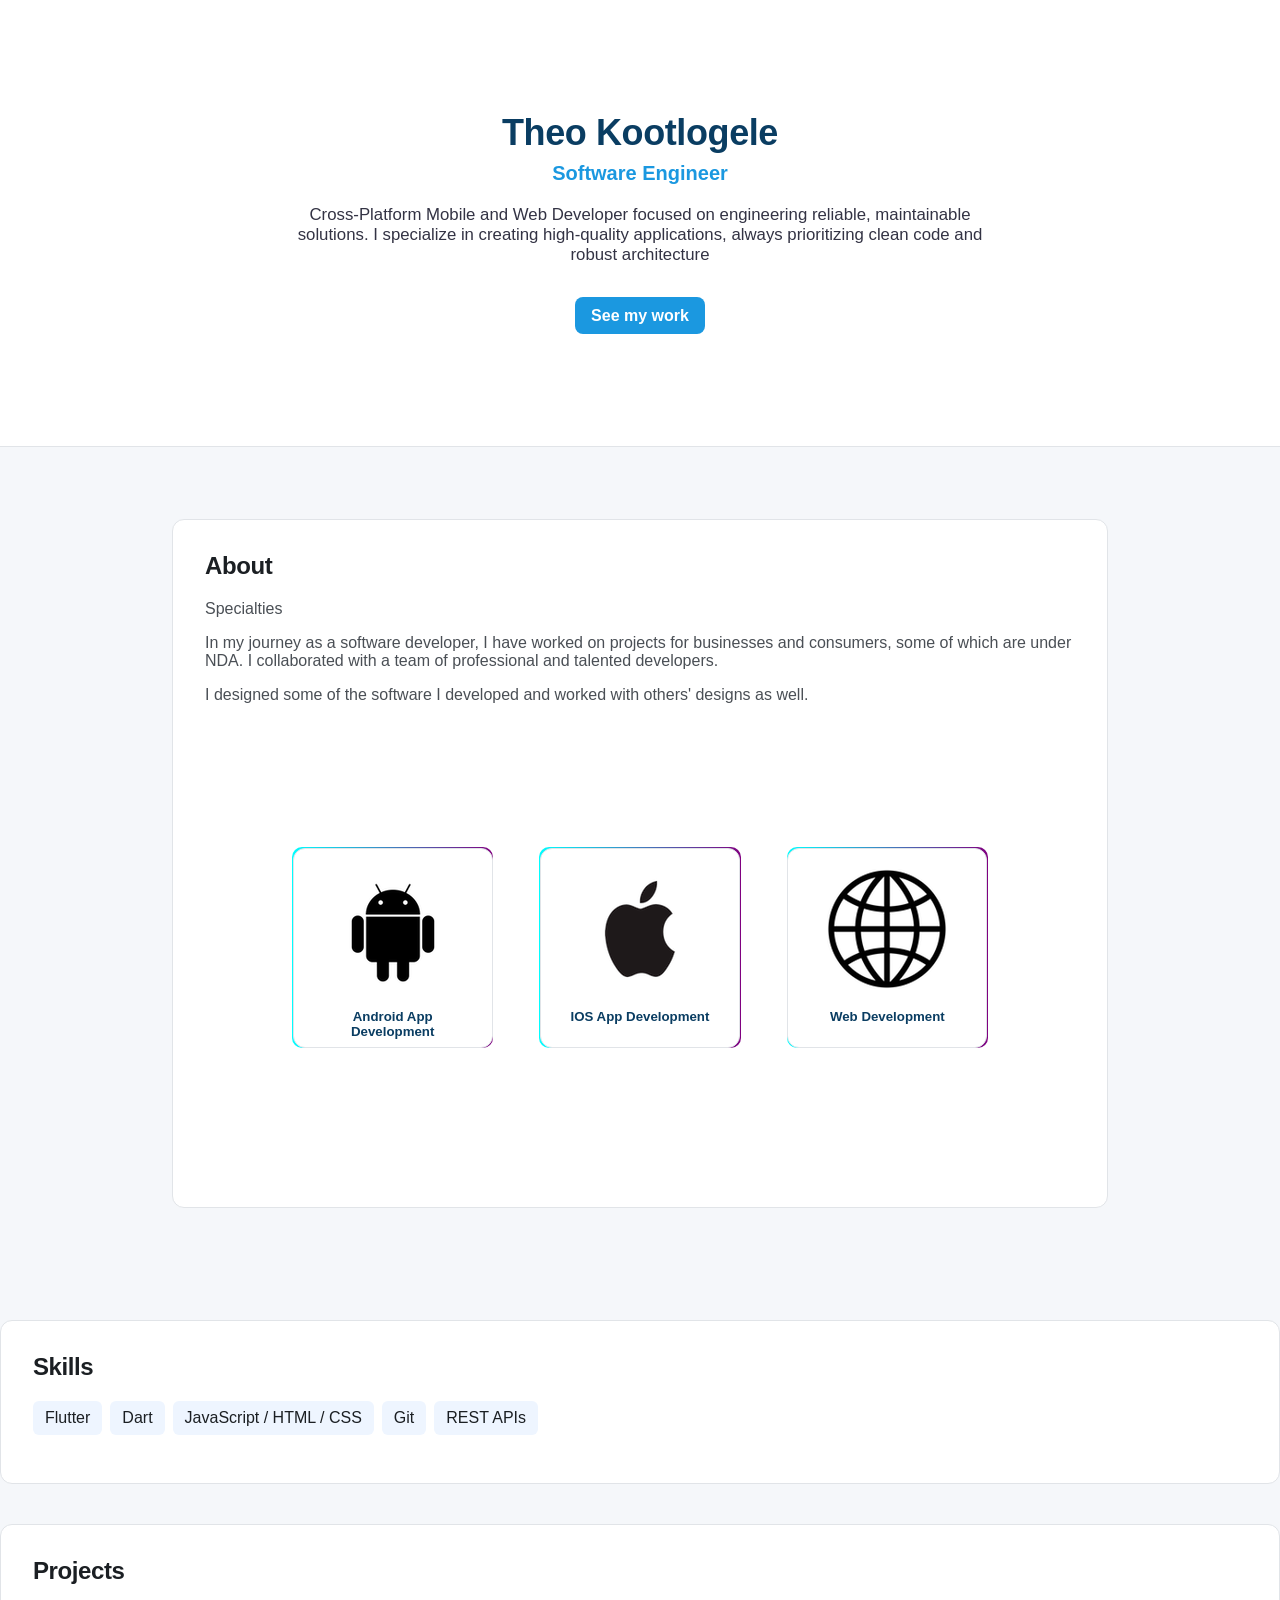
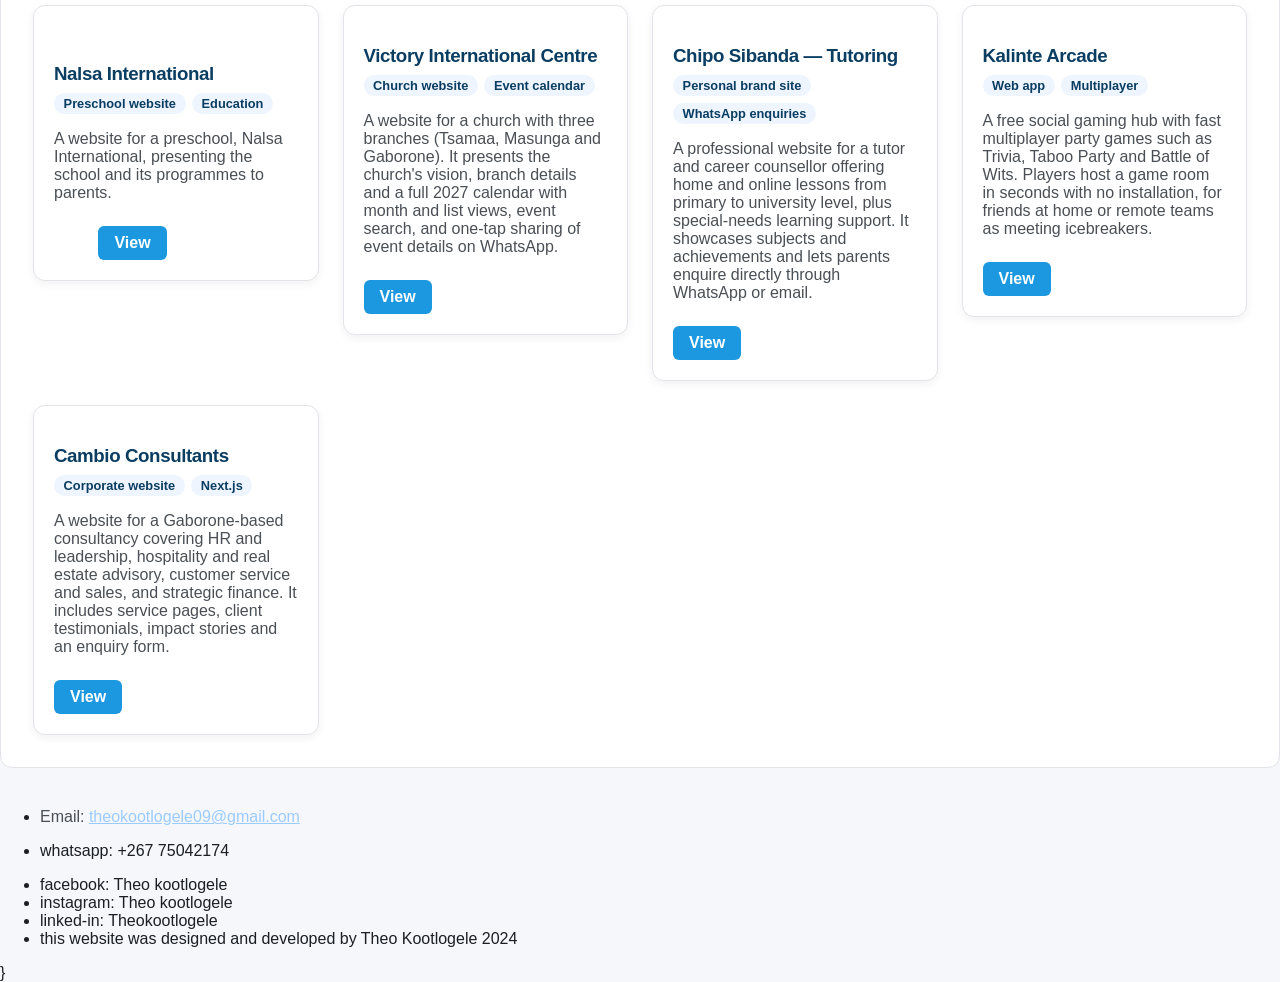
<file: index.html>
<!doctype html>
<html lang="en">
<head>
  <meta charset="utf-8">
  <meta name="viewport" content="width=device-width, initial-scale=1">
  <title>Theo Kootlogele — Software Engineer</title>
  <link rel="stylesheet" href="css/styles.css">
</head>
<body>
  <header class="hero">
    <div class="container">
      <h1>Theo Kootlogele</h1>
      <p class="role">Software Engineer</p>
      <p class="bio">Cross-Platform Mobile and Web Developer focused on engineering reliable, maintainable solutions. I specialize in creating high-quality applications, always prioritizing clean code and robust architecture</p>
      <a class="cta" href="#projects">See my work</a>
    </div>
  </header>

  <main class="container">
    <section id="about">
        <h2>About</h2>
         <div id="about">
            <div class="description">
                <p class="titles">Specialties</p>
                <p>In my journey as a software developer, I have worked on projects for businesses and consumers, some of which are under NDA. I collaborated with a team of professional and talented developers.</p>
                <p>I designed some of the software I developed and worked with others' designs as well.</p>
            </div>
            <div class="skill_set">
                <div class="gradient">
                    <div id="skill_box">
                        <img src="assets/android.png" alt="">
                        <h5>Android App Development</h5>
                    </div>
                </div>
                <div class="gradient">
                    <div id="skill_box">
                        <img src="assets/ios.png" alt="">
                        <h5>IOS App Development</h5>
                    </div>
                </div>
                <div class="gradient">
                    <div id="skill_box">
                        <img src="assets/web.png" alt="">
                        <h5>Web Development</h5>
                    </div>
                </div>
            </div>
        </div>
    </div> </main>
<section id="skills">
      <h2>Skills</h2>
      <ul class="skills-list">
        <li>Flutter</li>
        <li>Dart</li>
        <li>JavaScript / HTML / CSS</li>
        <li>Git</li>
        <li>REST APIs</li>
      </ul>
    </section>

    <section id="projects">
      <h2>Projects</h2>
      <div class="project-grid">

        <article class="project-card">
          <h3>Nalsa International</h3>
          <p class="tags"><span>Preschool website</span><span>Education</span></p>
          <p>A website for a preschool, Nalsa International, presenting the school and its programmes to parents.</p>
                      <a href="https://nis.co.bw/index.html" target="_blank" rel="noopener">View</a>
        </article>

        <article class="project-card">
          <h3>Victory International Centre</h3>
          <p class="tags"><span>Church website</span><span>Event calendar</span></p>
          <p>A website for a church with three branches (Tsamaa, Masunga and Gaborone). It presents the church's vision, branch details and a full 2027 calendar with month and list views, event search, and one-tap sharing of event details on WhatsApp.</p>
          <a href="https://victoryinternationalcentre.netlify.app/" target="_blank" rel="noopener">View</a>
        </article>

        <article class="project-card">
          <h3>Chipo Sibanda — Tutoring</h3>
          <p class="tags"><span>Personal brand site</span><span>WhatsApp enquiries</span></p>
          <p>A professional website for a tutor and career counsellor offering home and online lessons from primary to university level, plus special-needs learning support. It showcases subjects and achievements and lets parents enquire directly through WhatsApp or email.</p>
          <a href="https://chipo-sibanda.netlify.app/#home" target="_blank" rel="noopener">View</a>
        </article>

        <article class="project-card">
          <h3>Kalinte Arcade</h3>
          <p class="tags"><span>Web app</span><span>Multiplayer</span></p>
          <p>A free social gaming hub with fast multiplayer party games such as Trivia, Taboo Party and Battle of Wits. Players host a game room in seconds with no installation, for friends at home or remote teams as meeting icebreakers.</p>
          <a href="https://kalinte.co.bw/" target="_blank" rel="noopener">View</a>
        </article>

        <article class="project-card">
          <h3>Cambio Consultants</h3>
          <p class="tags"><span>Corporate website</span><span>Next.js</span></p>
          <p>A website for a Gaborone-based consultancy covering HR and leadership, hospitality and real estate advisory, customer service and sales, and strategic finance. It includes service pages, client testimonials, impact stories and an enquiry form.</p>
          <a href="https://cambio.co.bw/" target="_blank" rel="noopener">View</a>
        </article>

      </div>
    </section>
       <footer class="footer">
            <div>
                <div id="contact">
                    <ul>
                        <li><p>Email: <a href="mailto:theokootlogele09@gmail.com">theokootlogele09@gmail.com</a></p></li>
                        <li>whatsapp: +267 75042174</li>
                        
                    </ul>
                </div>
            </div>
            <div class="space"></div>
            <div>
                <div id="contact">
                    <ul>
                        <li>facebook: Theo kootlogele</li>
                        <li>instagram: Theo kootlogele</li>
                        <li>linked-in: Theokootlogele</li>
                        <li>this website was designed and developed by Theo Kootlogele 2024</li>
                    </ul>
                </div>
            </div>
        </footer>
    </section>
  </main>

  
  <script src="js/script.js"></script>
</body>
</html>








}
</file>
<file: css/styles.css>
:root {
  --primary: #0A3D62;
  --accent: #1B98E0;
  --bg: #F5F7FA;
  --card: #FFFFFF;
  --text: #1B1F23;
  --sub: #4A4F55;
  --border: #E1E4E8;
  --radius: 12px;
}

*{box-sizing:border-box}
body {
  font-family: "Inter", Arial, sans-serif;
  background: var(--bg);
  color: var(--text);
  margin: 0;
}
h1, h2, h3 {
  font-weight: 700;
  letter-spacing: -0.4px;
}
p {
  color: var(--sub);
  font-size: 1rem;
}

.container{max-width:1000px;margin:0 auto;padding:2rem}
.hero {
  background: var(--card);
  text-align: center;
  padding: 5rem 1rem;
  border-bottom: 1px solid var(--border);
}

.hero h1 {
  font-size: 2.75rem;
  color: var(--primary);
}

.role {
  font-size: 1.25rem;
  color: var(--accent);
  font-weight: 600;
  margin-top: 0.5rem;
}

.bio {
  max-width: 700px;
  margin: 1rem auto;
  font-size: 1.05rem;
  color: var(--sub);
}

.cta {
  display: inline-block;
  padding: 0.8rem 1.5rem;
  background: var(--primary);
  color: white;
  text-decoration: none;
  border-radius: var(--radius);
  font-weight: 600;
  transition: 0.25s ease;
}

.cta:hover {
  background: #062c47;
}

.hero h1{margin:0;font-size:2.25rem}
.role{color:var(--accent);font-weight:600}
.bio{max-width:700px;margin:1rem auto;color:#334}
.cta{display:inline-block;margin-top:1rem;padding:.6rem 1rem;background:var(--accent);color:#fff;border-radius:8px;text-decoration:none}
section {
  background: var(--card);
  border: 1px solid var(--border);
  margin: 2.5rem 0;
  padding: 2rem;
  border-radius: var(--radius);
}

h2{margin-top:0}
.skills-list{display:flex;flex-wrap:wrap;gap:.5rem;list-style:none;padding:0}
.skills-list li{background:#eef5ff;padding:.5rem .75rem;border-radius:6px}
.project-grid img {
  width: auto;
  height: auto;
}

.project-card {
  background: var(--card);
  border: 1px solid var(--border);
  border-radius: var(--radius);
  padding: 1.25rem;
  box-shadow: 0 3px 10px rgba(0,0,0,0.06);
  transition: 0.2s ease;
}

.project-card:hover {
  transform: translateY(-4px);
  box-shadow: 0 8px 18px rgba(0,0,0,0.08);
}

.project-card img {
  width: 100%;
  max-width: 320px;
  height: auto;
  object-fit: contain;
  border-radius: 8px;
  display: block;
  margin: 0 auto 1rem;
}

.project-card h3 {
  color: var(--primary);
  margin-bottom: 0.5rem;
}

.project-card a {
  display: inline-block;
  margin-top: 0.5rem;
  padding: 0.5rem 1rem;
  background: var(--accent);
  color: white;
  text-decoration: none;
  border-radius: 6px;
  font-weight: 600;
  transition: 0.2s ease;
}

.project-card a:hover {
  background: #157bb8;
}

.site-footer{text-align:center;padding:1rem;color:#666}
@media (max-width:600px){.hero h1{font-size:1.5rem}}


.skill_set {
  display: flex;
  gap: 1.5rem;
  flex-wrap: wrap;
}

#skill_box {
  inline-size: 200px;
  block-size: 200px;
  padding: 20px;
  background: var(--card);
  border: 1px solid var(--border);
  border-radius: var(--radius);
  text-align: center;
}

#skill_box h5 {
  margin-top: 1rem;
  color: var(--primary);
}





.gradient{
    background: linear-gradient(to right, cyan, purple);
   border-radius: 10px;
   padding: 0.7px;






}


.skill_set{

    display: flex;
        justify-content: space-between;
       
        padding: 127px 10%;
       
       
        overflow: hidden;


}
.gradient{
    background: linear-gradient(to right, cyan, purple);
   border-radius: 10px;
   padding: 0.7px;}
   Primary: #0A3D62 (navy blue)
Accent: #1B98E0 (corporate blue)
Background: #F5F7FA (off-white)
Card: #FFFFFF
Text: #1B1F23
Subtext: #4A4F55
Border: #E1E4E8
.footer {
  background: var(--primary);
  color: white;
  padding: 2.5rem;
  text-align: center;
}

.footer a {
  color: #9CCBFF;
}


.footer a:hover {
  text-decoration: underline;
}


/* Project grid + tags */
.project-grid {
  display: grid;
  grid-template-columns: repeat(auto-fill, minmax(280px, 1fr));
  gap: 1.5rem;
  align-items: start;
}

.project-card .tags {
  display: flex;
  flex-wrap: wrap;
  gap: .4rem;
  margin: 0 0 .75rem;
}

.project-card .tags span {
  background: #eef5ff;
  color: var(--primary);
  font-size: .8rem;
  font-weight: 600;
  padding: .2rem .6rem;
  border-radius: 999px;
}
</file>
